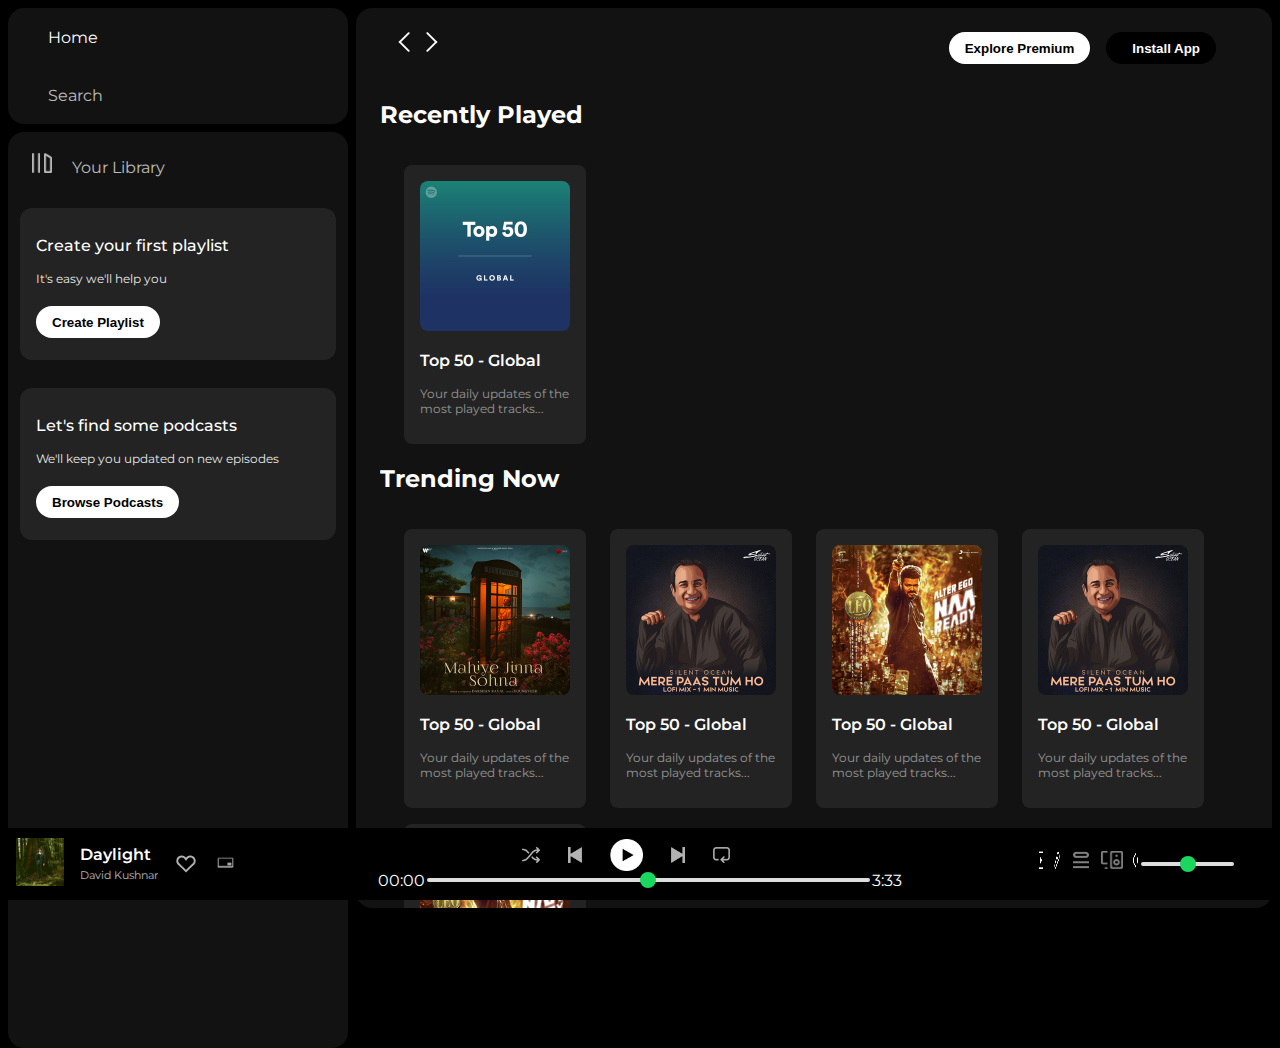
<file: Spotify Clone/index.html>
<!DOCTYPE html>
<html lang="en">

<head>
    <meta charset="UTF-8">
    <meta name="viewport" content="width=device-width, initial-scale=1.0">
    <link rel="stylesheet" href="https://cdnjs.cloudflare.com/ajax/libs/font-awesome/6.4.0/css/all.min.css"
        integrity="sha512-iecdLmaskl7CVkqkXNQ/ZH/XLlvWZOJyj7Yy7tcenmpD1ypASozpmT/E0iPtmFIB46ZmdtAc9eNBvH0H/ZpiBw=="
        crossorigin="anonymous" referrerpolicy="no-referrer" />
    <link rel="icon" href="./assets/logo.png">
    <title>Spotify - Web Player: Music for everyone</title>
    <link rel="stylesheet" href="style.css">
    <link rel="preconnect" href="https://fonts.googleapis.com">
    <link rel="preconnect" href="https://fonts.gstatic.com" crossorigin>
    <link
        href="https://fonts.googleapis.com/css2?family=Montserrat:wght@300;400;500;600;700&family=Poppins&display=swap"
        rel="stylesheet">
</head>

<body>
    <div class="main">
        <div class="sidebar">
            <div class="nav">
                <div class="nav-option" style="opacity: 1;">
                    <i class="fa-solid fa-house"></i>
                    <a href="">Home</a>
                </div>
                <div class="nav-option">
                    <i class="fa-solid fa-magnifying-glass"></i>
                    <a href="">Search</a>
                </div>
            </div>
            <div class="library">
                <div class="options">
                    <div class="lib-option nav-option">
                        <img src="./assets/library_icon.png">
                        <a href="">Your Library</a>
                    </div>
                    <div class="icons ">
                        <i class="fa-solid fa-plus"></i>
                        <i class="fa-solid fa-arrow-right"></i>
                    </div>
                </div>
                <div class="lib-box">
                    <div class="box">
                        <p class="box-p1">Create your first playlist</p>
                        <p class="box-p2">It's easy we'll help you</p>
                        <button class="badge">Create Playlist</button>
                    </div>
                    <div class="box">
                        <p class="box-p1">Let's find some podcasts</p>
                        <p class="box-p2">We'll keep you updated on new episodes</p>
                        <button class="badge">Browse Podcasts</button>
                    </div>
                </div>
            </div>
        </div>
        <div class="main-content">
            <div class="sticky-nav">
                <div class="sticky-nav-icons">
                    <img src="./assets/backward_icon.png">
                    <img src="./assets/forward_icon.png" class="hide">
                </div>
                <div class="sticky-nav-options">
                    <button class="badge nav-items">Explore Premium</button>
                    <button class="badge nav-items dark-badge"><i class="fa-solid fa-circle-down"
                            style="margin-right: 10px;"></i>Install App</button>
                    <i class="fa-regular fa-user  nav-items"></i>
                </div>
            </div>

            <h2>Recently Played</h2>
            <div class="card-container">
                <div class="card">
                    <img src="./assets/card1img.jpeg" class="card-img">
                    <p class="card-title">Top 50 - Global</p>
                    <p class="card-info">Your daily updates of the most played tracks...</p>
                </div>
            </div>

            <h2>Trending Now</h2>
            <div class="card-container">
                <div class="card">
                    <img src="./assets/card2img.jpeg" class="card-img">
                    <p class="card-title">Top 50 - Global</p>
                    <p class="card-info">Your daily updates of the most played tracks...</p>
                </div>

                <div class="card">
                    <img src="./assets/card3img.jpeg" class="card-img">
                    <p class="card-title">Top 50 - Global</p>
                    <p class="card-info">Your daily updates of the most played tracks...</p>
                </div>

                <div class="card">
                    <img src="./assets/card4img.jpeg" class="card-img">
                    <p class="card-title">Top 50 - Global</p>
                    <p class="card-info">Your daily updates of the most played tracks...</p>
                </div>

                <div class="card">
                    <img src="./assets/card3img.jpeg" class="card-img">
                    <p class="card-title">Top 50 - Global</p>
                    <p class="card-info">Your daily updates of the most played tracks...</p>
                </div>

                <div class="card">
                    <img src="./assets/card4img.jpeg" class="card-img">
                    <p class="card-title">Top 50 - Global</p>
                    <p class="card-info">Your daily updates of the most played tracks...</p>
                </div>
            </div>

            <h2>Featured Now</h2>
            <div class="card-container">
                <div class="card">
                    <img src="./assets/card5img.jpeg" class="card-img">
                    <p class="card-title">Top 50 - Global</p>
                    <p class="card-info">Your daily updates of the most played tracks...</p>
                </div>

                <div class="card">
                    <img src="./assets/card6img.jpeg" class="card-img">
                    <p class="card-title">Top Songs - India</p>
                    <p class="card-info">Your daily updates of the most played tracks...</p>
                </div>

                <div class="card">
                    <img src="./assets/card1img.jpeg" class="card-img">
                    <p class="card-title">Top 50 - Global</p>
                    <p class="card-info">Your daily updates of the most played tracks...</p>
                </div>
            </div>
            <div class="footer">
                <div class="line"></div>
            </div>
        </div>
        <div class="music-player">
            <div class="album">
                <div>
                    <img src="./Homework Assets/album_picture.jpeg" class="album-pic">
                </div>
                <div class="album-artist">
                    <a href="a" class="album-song">Daylight</a><br>
                    <a href="a" class="album-name" style="opacity: 0.7;">David Kushnar</a>
                </div>
                    <img src="./Homework Assets/album_icon1.png"  class="album-icon">
                
                    <img src="./Homework Assets/album_icon2.png"  class="album-icon">
                
            </div>
            <div class="player">
                <div class="player-controls">
                    <img src="./assets/player_icon1.png" class="player-control-icon">
                    <img src="./assets/player_icon2.png" class="player-control-icon">
                    <img src="./assets/player_icon3.png" class="player-control-icon" style="opacity: 1; height: 2rem;">
                    <img src="./assets/player_icon4.png" class="player-control-icon">
                    <img src="./assets/player_icon5.png" class="player-control-icon">
                </div>
                <div class="playback-bar">
                    <span class="curr-time">00:00</span>
                    <input type="range" min="0" max="100" class="progress-bar" step="1">
                    <span class="tot-time">3:33</span>
                </div>
            </div>
            <div class="controls">
                <img src="./Homework Assets/controls_icon1.png" class="icons">
                <img src="./Homework Assets/controld_icon2.png" class="icons">
                <img src="./Homework Assets/controls_icon3.png" class="icons1" style="opacity: 0.5; height: 1.5rem;">
                <img src="./Homework Assets/controls_icon4.png" class="icons1" style="opacity: 0.5; height: 1.15rem;">
                <img src="./Homework Assets/controls_icon5.png" class="icons">
                <div>
                    <input type="range" min="0" max="100" class="progress-bar" step="1">
                </div>
            </div>
        </div>
    </div>
</body>

</html>
</file>
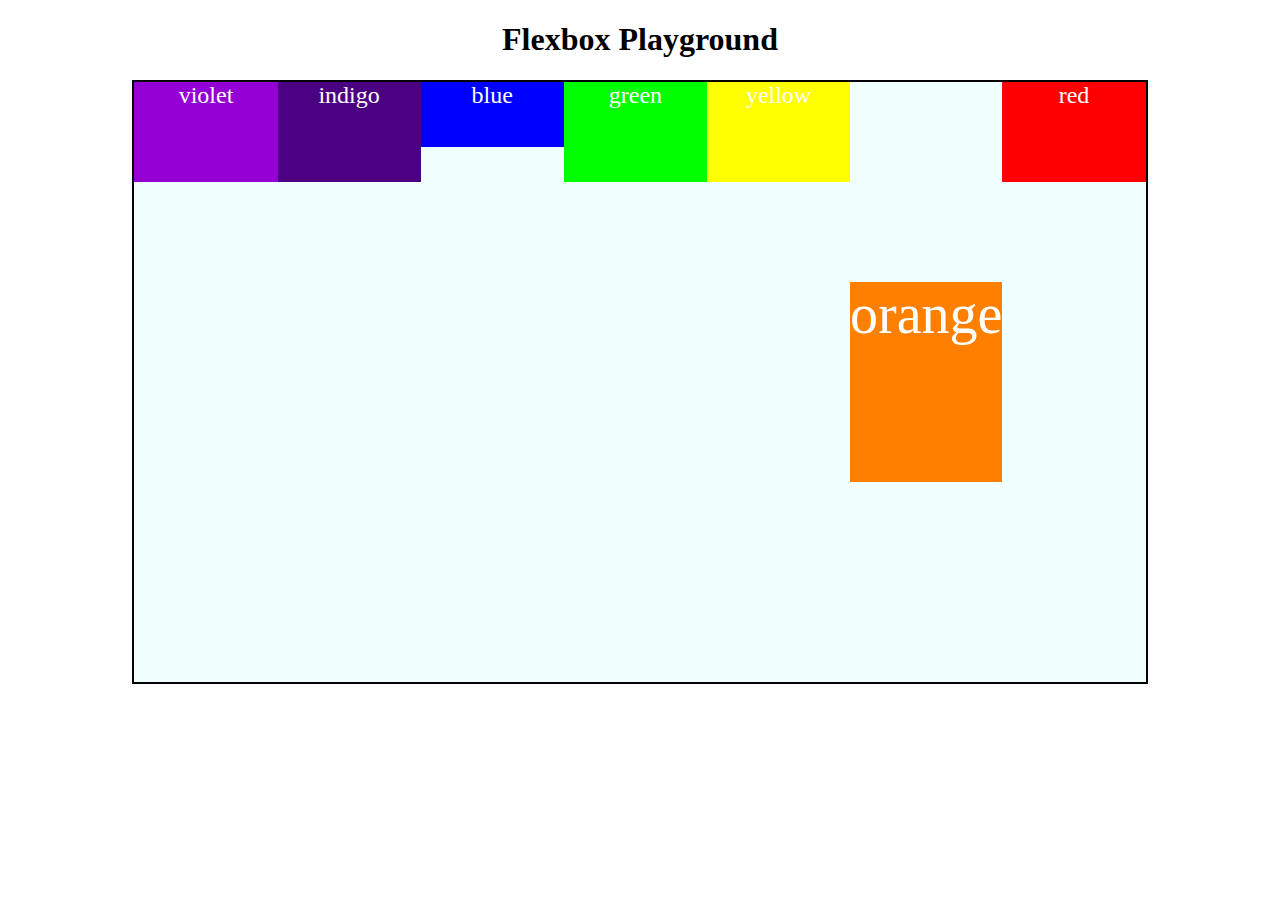
<file: CSS Part 5/align_items.html>
<!DOCTYPE html>
<html lang="en">
<head>
    <meta charset="UTF-8">
    <meta name="viewport" content="width=device-width, initial-scale=1.0">
    <link rel="stylesheet" href="align_items1.css">
    <title>Align Items</title>
</head>
<body>
    <h1>Flexbox Playground</h1>
    <div id="container">
        <div style="background-color: #9400d3;">violet</div>
        <div style="background-color: #4b0082;">indigo</div>
        <div id="blue" style="background-color: #0000ff; height:65px">blue</div>
        <div style="background-color: #00ff00;">green</div>
        <div style="background-color: #ffff00;">yellow</div>
        <div style="background-color: #ff7f00; height: 200px; font-size: 3.5em;" id="org">orange</div>
        <div style="background-color: #ff0000;">red</div>
    </div>
</body>
</html>
</file>
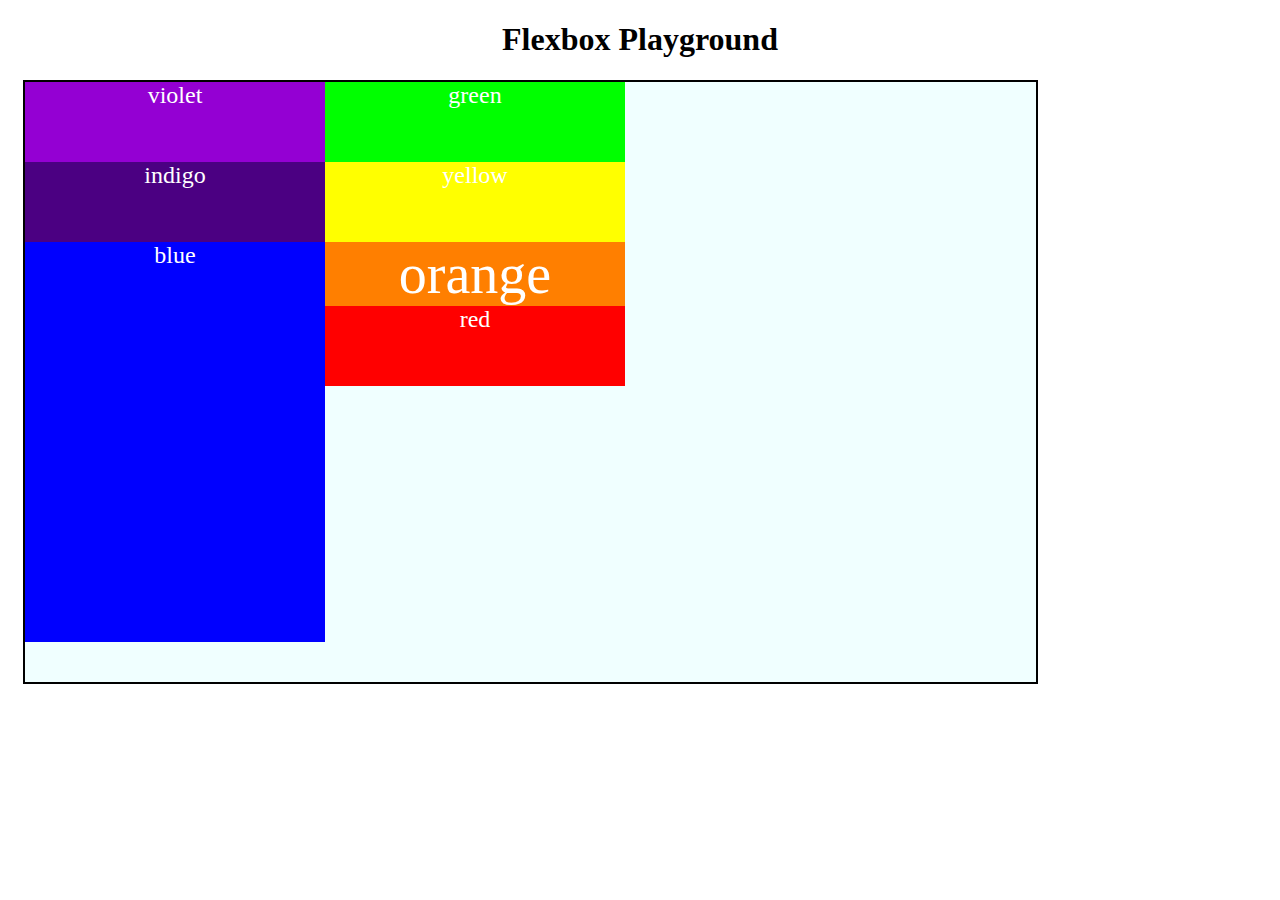
<file: CSS Part 5/flex_sizing.html>
<!DOCTYPE html>
<html lang="en">
<head>
    <meta charset="UTF-8">
    <meta name="viewport" content="width=device-width, initial-scale=1.0">
    <link rel="stylesheet" href="flex_sizing1.css">
    <title>Align Items</title>
</head>
<body>
    <h1>Flexbox Playground</h1>
    <div id="container">
        <div style="background-color: #9400d3;">violet</div>
        <div style="background-color: #4b0082;">indigo</div>
        <div id="blue" style="background-color: #0000ff; height:65px">blue</div>
        <div style="background-color: #00ff00;">green</div>
        <div style="background-color: #ffff00;">yellow</div>
        <div style="background-color: #ff7f00; height: 200px; font-size: 3.5em;" id="org">orange</div>
        <div style="background-color: #ff0000;">red</div>
    </div>
</body>
</html>
</file>
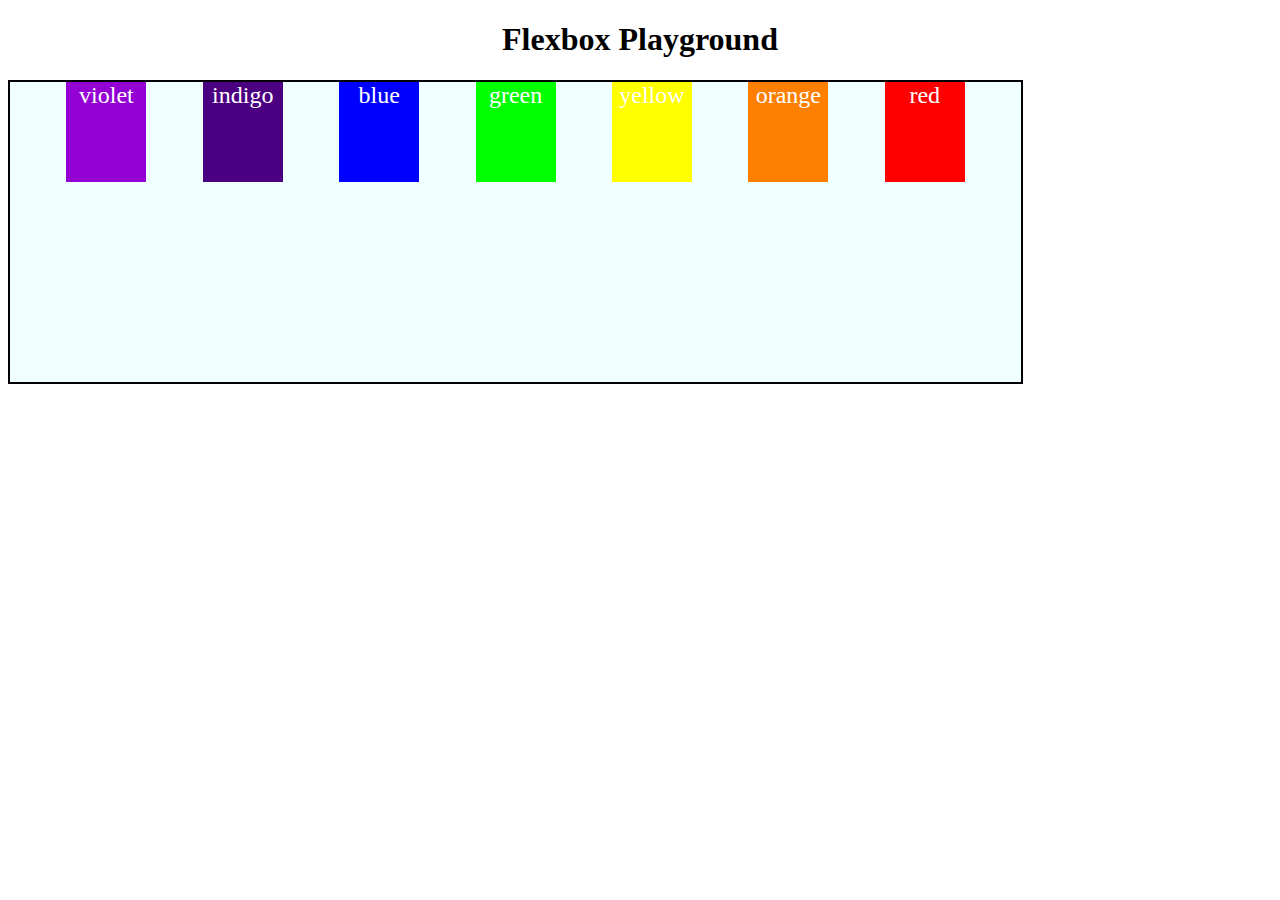
<file: CSS Part 5/flexbox.html>
<!DOCTYPE html>
<html lang="en">
<head>
    <meta charset="UTF-8">
    <meta name="viewport" content="width=device-width, initial-scale=1.0">
    <link rel="stylesheet" href="flexbox_style.css">
    <title>FlexBox</title>
</head>
<body>
    <h1>Flexbox Playground</h1>
    <div id="container">
        <div style="background-color: #9400d3;">violet</div>
        <div style="background-color: #4b0082;">indigo</div>
        <div style="background-color: #0000ff;">blue</div>
        <div style="background-color: #00ff00;">green</div>
        <div style="background-color: #ffff00;">yellow</div>
        <div style="background-color: #ff7f00;">orange</div>
        <div style="background-color: #ff0000;">red</div>
    </div>
</body>
</html>
</file>
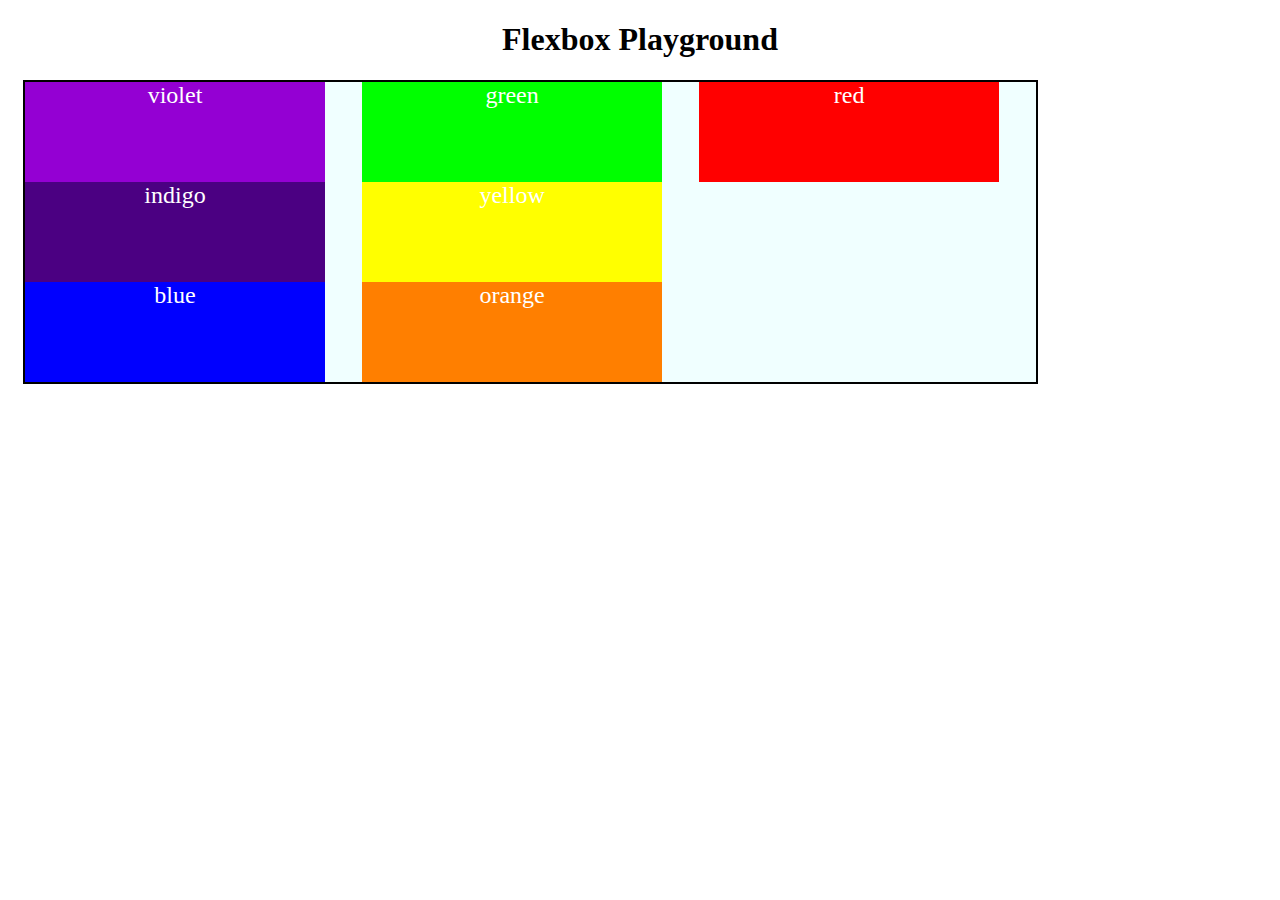
<file: CSS Part 5/wrap.html>
<!DOCTYPE html>
<html lang="en">
<head>
    <meta charset="UTF-8">
    <meta name="viewport" content="width=device-width, initial-scale=1.0">
    <link rel="stylesheet" href="wrap_flex.css">
    <title>Flex Wrap</title>
</head>
<body>
    <h1>Flexbox Playground</h1>
    <div id="container">
        <div style="background-color: #9400d3;">violet</div>
        <div style="background-color: #4b0082;">indigo</div>
        <div style="background-color: #0000ff;">blue</div>
        <div style="background-color: #00ff00;">green</div>
        <div style="background-color: #ffff00;">yellow</div>
        <div style="background-color: #ff7f00;">orange</div>
        <div style="background-color: #ff0000;">red</div>
    </div>
</body>
</html>
</file>
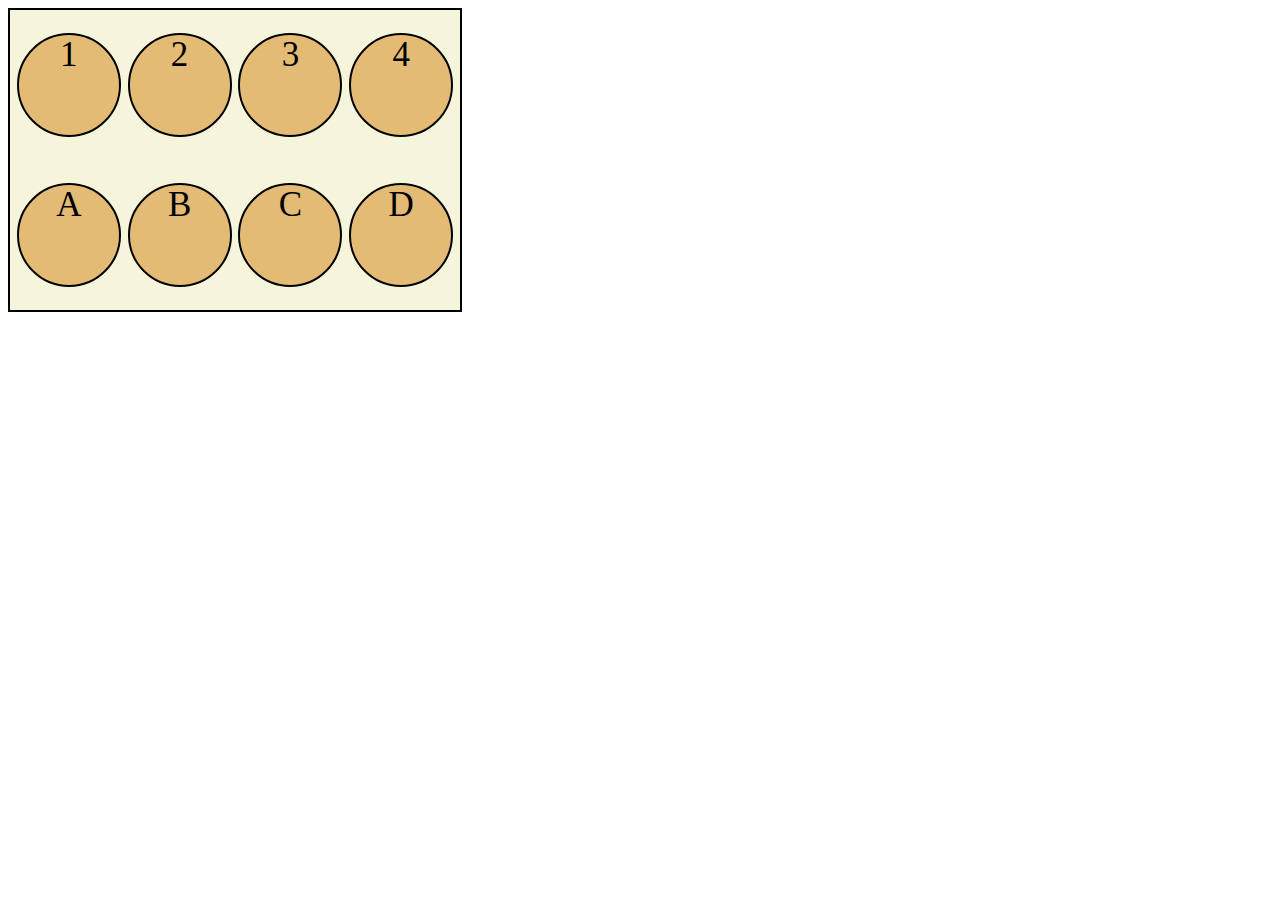
<file: Practice_Self/do.html>
<!DOCTYPE html>
<html lang="en">
<head>
    <meta charset="UTF-8">
    <meta name="viewport" content="width=device-width, initial-scale=1.0">
    <link rel="stylesheet" href="do_flex.css">
    <title>flex</title>
</head>
<body>
    <div id="container">
        <div class="box border">1</div>
        <div class="box border">2</div>
        <div class="box border">3</div>
        <div class="box border">4</div>
        <div class="box border">A</div>
        <div class="box border">B</div>
        <div class="box border">C</div>
        <div class="box border">D</div>
    </div>
</body>
</html>
</file>
<file: Spotify Clone/style.css>
body {
    font-family: 'Montserrat', sans-serif;
    margin: 0;
    background-color: #000;
    color: white;
    overflow: hidden;
}

.main {
    display: flex;
    height: 100vh;
    padding: 0.5rem;
}

.sidebar {
    background-color: #000;
    width: 340px;
    border-radius: 1rem; /* 16px */
    margin-right: 0.5rem;
}

.main-content {
    background-color: #121212;
    flex: 1;
    border-radius: 1rem; /* 16px */
    overflow: auto;
    padding: 0 1.5rem 0 1.5rem;
}

.music-player {
    background-color:black;
    position: fixed;
    bottom: 0px;
    width: 100%;
    height: 72px;
}

a {
    text-decoration: none;
    color: white;
}

.nav {
    background-color: #121212;
    border-radius: 1rem;
    display: flex;
    flex-direction: column;
    justify-content: center;
    height: 100px;
    padding: 0.5rem 0.75rem;
}

.nav-option {
    line-height: 2.5rem;
    opacity: 0.7;
    padding: 0.5rem 0.75rem;
}
.nav-option:hover {
    opacity: 1;
}

.nav-option i {
    font-size: 1.25rem;
}

.nav-option a {
    font-size: 1rem;
    margin-left: 1rem;
}

.library {
    background: #121212;
    border-radius: 1rem;
    height: 100%;
    margin-top: 0.5rem;
    padding: 0.5rem 0.75rem;
}

.options {
    display: flex;
    justify-content: space-between;
    align-items: center;
}

.lib-option img {
    height: 1.25rem;
    width: 1.25rem;
}

.icons {
    font-size: 1.25rem;
    display: flex;
}

.icons i {
    opacity: 0.7;
    margin-right: 1rem;
}

.icons i:hover {
    opacity: 1;
}

.box {
    background-color: #232323;
    height: 8rem;
    border-radius: 0.75rem;
    margin: 0.75rem 0 1.75rem 0;
    padding: 0.75rem 1em;
}

.box-p1 {
    font-size: 1rem;
    font-weight: 500;
}

.box-p2 {
    font-size: 0.75rem;
    opacity: 0.9;
}

.badge {
    background-color: white;
    border: none;
    border-radius: 100px;
    padding: 0.25rem 1rem;
    font-weight: 700;
    margin-top: 0.5rem;
    height: 2rem;
    width: fit-content;
}

.dark-badge {
    background-color: #000;
    color: white;
}

.sticky-nav {
    position: sticky;
    top: 0;
    background-color: #121212;
    display: flex;
    justify-content: space-between;
    align-items: center;
    padding: 1rem 0 1rem 0;
    z-index: 10;
}

.sticky-nav-icons {
    margin-left: 0.75rem;
}
.sticky-nav-options {
    display: flex;
    justify-content: center;
    align-items: center;
}

.nav-items {
    margin-right: 1rem;
}

@media (max-width: 1000px) {
    .hide {
        display: none;
    }
}

.card {
    background-color: #232323;
    width: 150px;
    border-radius: 0.5rem;
    padding: 1rem;
    margin-left: 1.5rem;
    margin-top: 1rem;
}

.card-container {
    display: flex;
    flex-wrap: wrap;
}

.card-img {
    width: 100%;
    border-radius: 0.5rem;
}

.card-title {
    font-weight: 600;
}

.card-info {
    font-size: 0.75rem;
    opacity: 0.5;
}

.footer {
    height: 300px;
    display: flex;
    align-items: center;
    justify-content: center;
}

.line {
    width: 90%;
    height: 50%;
    border-top: 1px solid white;
    opacity: 0.4;
}

.music-player {
    display: flex;
    justify-content: space-between;
    align-items: center;
}

.album {
    width: 25%;
    /* background-color: pink; */
    display: flex;
    justify-content: flex-start;
    align-items: center;
}

.icons {
    height: 2.5rem;
    margin-left: 0.5rem;
}

.icons1 {
    margin-left: 0.5rem;
}

.player {
    width: 50%;
    /* background-color: orangered; */
}

.controls {
    width: 25%;
    /* background-color: green; */
    display: flex;
    justify-content: flex-end;
    align-items: center;
    padding: 0 1rem 0.5rem 0;
}

.player-controls {
    display: flex;
    justify-content: center;
    align-items: center;
}

.player-control-icon {
    height: 1rem;
    margin-right: 1.75rem;
    opacity: 0.7;
}

.player-control-icon:hover {
    opacity: 1;
}

.playback-bar {
    display: flex;
    justify-content: center;
    align-items: center;
}

.progress-bar{
    width: 70%;
    appearance: none;
    background-color: transparent;
    cursor: pointer;
}

.progress-bar::-webkit-slider-runnable-track {
    background-color: #ddd;
    border-radius: 100px;
    height: 0.2rem;
}

.progress-bar::-webkit-slider-thumb {
    appearance: none;
    height: 1rem;
    width: 1rem;
    background-color: #1bd760;
    border-radius: 50%;
    margin-top: -6px;
}

.album-icon {
    height:1.5rem;
    width: 1.5rem;
    padding: 0.5rem;
    /* margin-right: 1.75rem; */
    opacity: 0.7;
}

.album-icon:hover {
    opacity: 1;
}

.album-pic {
    height: 3rem;
    width: 3rem;
    padding: 0 0.5rem 0 0.5rem;

}

.album-artist {
    padding: 0 0.5rem 0 0.5rem;
}

.album-song {
    font-weight: 600;
}

.album-name {
    font-size: 0.7rem;
}

.icons {
    height:2.5rem;
    width: 0.5rem;
}

.icons1{
    margin-left: 0.5rem;
}
</file>
<file: CSS Part 5/align_items1.css>
#container {
    height: 600px;
    width: 80%;
    background-color: azure;
    margin: 10px auto;
    border: 2px solid black;
    display: flex;/*row*/
    /* flex-direction: column; */
    flex-direction: row;
    justify-content: flex-start;
    /* flex-wrap: wrap; */
    /* align-items: center; */
    /* Align items is same as the justify content just the align-items 
    impliments on the cross axis and the justify-content applies on the 
    x-axis */
    /* align-items: baseline; */
    /* By using the baseline the text comes into the same line */
    /* align-content: flex-start; */
    /* align-content: flex-end; */
    /* align-content: center; */
    /* align-content: space-around; */
    /* align-content: space-evenly; */
    /* align-content: space-evenly; */
    /* align-content: baseline; */
}
/* --------------------------------------------------------------- */
/* Align self has always more priority than align-items */
#org {
    /* align-self: flex-end; */
    /* For this the wrap property should not be defined before */
    align-self: center;
    /* align-content: baseline; */
}

h1 {
    text-align: center;
}

#container div {
    height: 100px;
    width: 300px; /* No matter how much how much height or width is given if it exceeds the total box size then it adjust on its own to display all items in given row or column */
    color: white;
    text-align: center;
    font-size: 1.5em;
}
</file>
<file: CSS Part 5/flex_sizing1.css>
#container {
    height: 600px;
    width: 80%;
    background-color: azure;
    margin: 15px;
    border: 2px solid black;
    display: flex;/*row*/
    flex-direction: column;
    /* flex-direction: row; */
    justify-content: flex-start;
    align-content: flex-start;
    /* align-content: space-evenly; */
    align-content: baseline;
    flex-wrap: wrap;
}

#org {
    align-content: flex-start;
    flex-basis: 50px;
}

#blue {
    flex-basis: 400px; 
    /* If the flex-direction is set to column this will work 
    on the cross axis bcs of column is set and if it is set to 
    row then the changes is made in the x-axis*/
}
h1 {
    text-align: center;
}

#container div {
    height: 80px;
    width: 300px; /* No matter how much how much height or width is given if it exceeds the total box size then it adjust on its own to display all items in given row or column */
    color: white;
    text-align: center;
    font-size: 1.5em;
}
</file>
<file: CSS Part 5/flexbox_style.css>
#container {
    height: 300px;
    width: 80%;
    background-color: azure;
    margin: 10px solid;
    border: 2px solid black;
    display: flex;/*row*/
    /* flex-direction: column; */
    flex-direction: row;
    /* The direction can be set to the row-reversed or column-reversed or column or row */
    /* When the direction is set to row-reversed then the main axis becomes the horizontal line and verical line becomes cross axis but the line starts from right-to-left */
    /* justify-content: center; */
    /* justify-content: flex-end; */
    /* justify-content: space-between; */
    /* justify-content: space-around; */
    justify-content: space-evenly;
}

h1 {
    text-align: center;
}

#container div {
    height: 100px;
    width: 80px; /* No matter how much how much height or width is given if it exceeds the total box size then it adjust on its own to display all items in given row or column */
    color: white;
    text-align: center;
    font-size: 1.5em;
}
</file>
<file: CSS Part 5/wrap_flex.css>
#container {
    height: 300px;
    width: 80%;
    background-color: azure;
    margin: 15px;
    border: 2px solid black;
    display: flex;/*row*/
    flex-direction: column;
    /* flex-direction: row; */
    justify-content: flex-start;
    /* The direction can be set to the row-reversed or column-reversed or column or row */
    /* When the direction is set to row-reversed then the main axis becomes the horizontal line and verical line becomes cross axis but the line starts from right-to-left */
    /* justify-content: center; */
    /* justify-content: flex-end; */
    /* justify-content: space-between; */
    /* justify-content: space-around; */
    /* justify-content: space-evenly; */
    /* flex-wrap: nowrap;         */
    /*In here there is no wrap */
    flex-wrap: wrap;      
    /* In here the elements are wraped along the main axis */
    /* flex-wrap: wrap-reverse;         */
    /*Cross axis along the elements are wraped along */
}

h1 {
    text-align: center;
}

#container div {
    height: 100px;
    width: 300px; /* No matter how much how much height or width is given if it exceeds the total box size then it adjust on its own to display all items in given row or column */
    color: white;
    text-align: center;
    font-size: 1.5em;
}
</file>
<file: Practice_Self/do_flex.css>
#container {
    height: 300px;
    width: 450px;
    background-color: beige;
    border: 2px solid black;
    display: flex;
    flex-wrap: wrap;
    justify-content: space-evenly;
    align-items: center;
}

.box {
    height: 100px;
    width: 100px;
    background-color: #e3bb75;
    text-align: center;
    align-items: center;
    border-radius: 50%;
    font-size: 35px;
}
/* .box1 {
    height: 80px;
    width: 80px;
    background-color: rgb(179, 136, 82);
    text-align: end;
} */
.border {
    border: 2px solid black; 
}

.border:hover {
    border: 2px solid greenyellow;
    background-color: brown;
    color: white;
    transition-duration: 1s;
}
</file>
